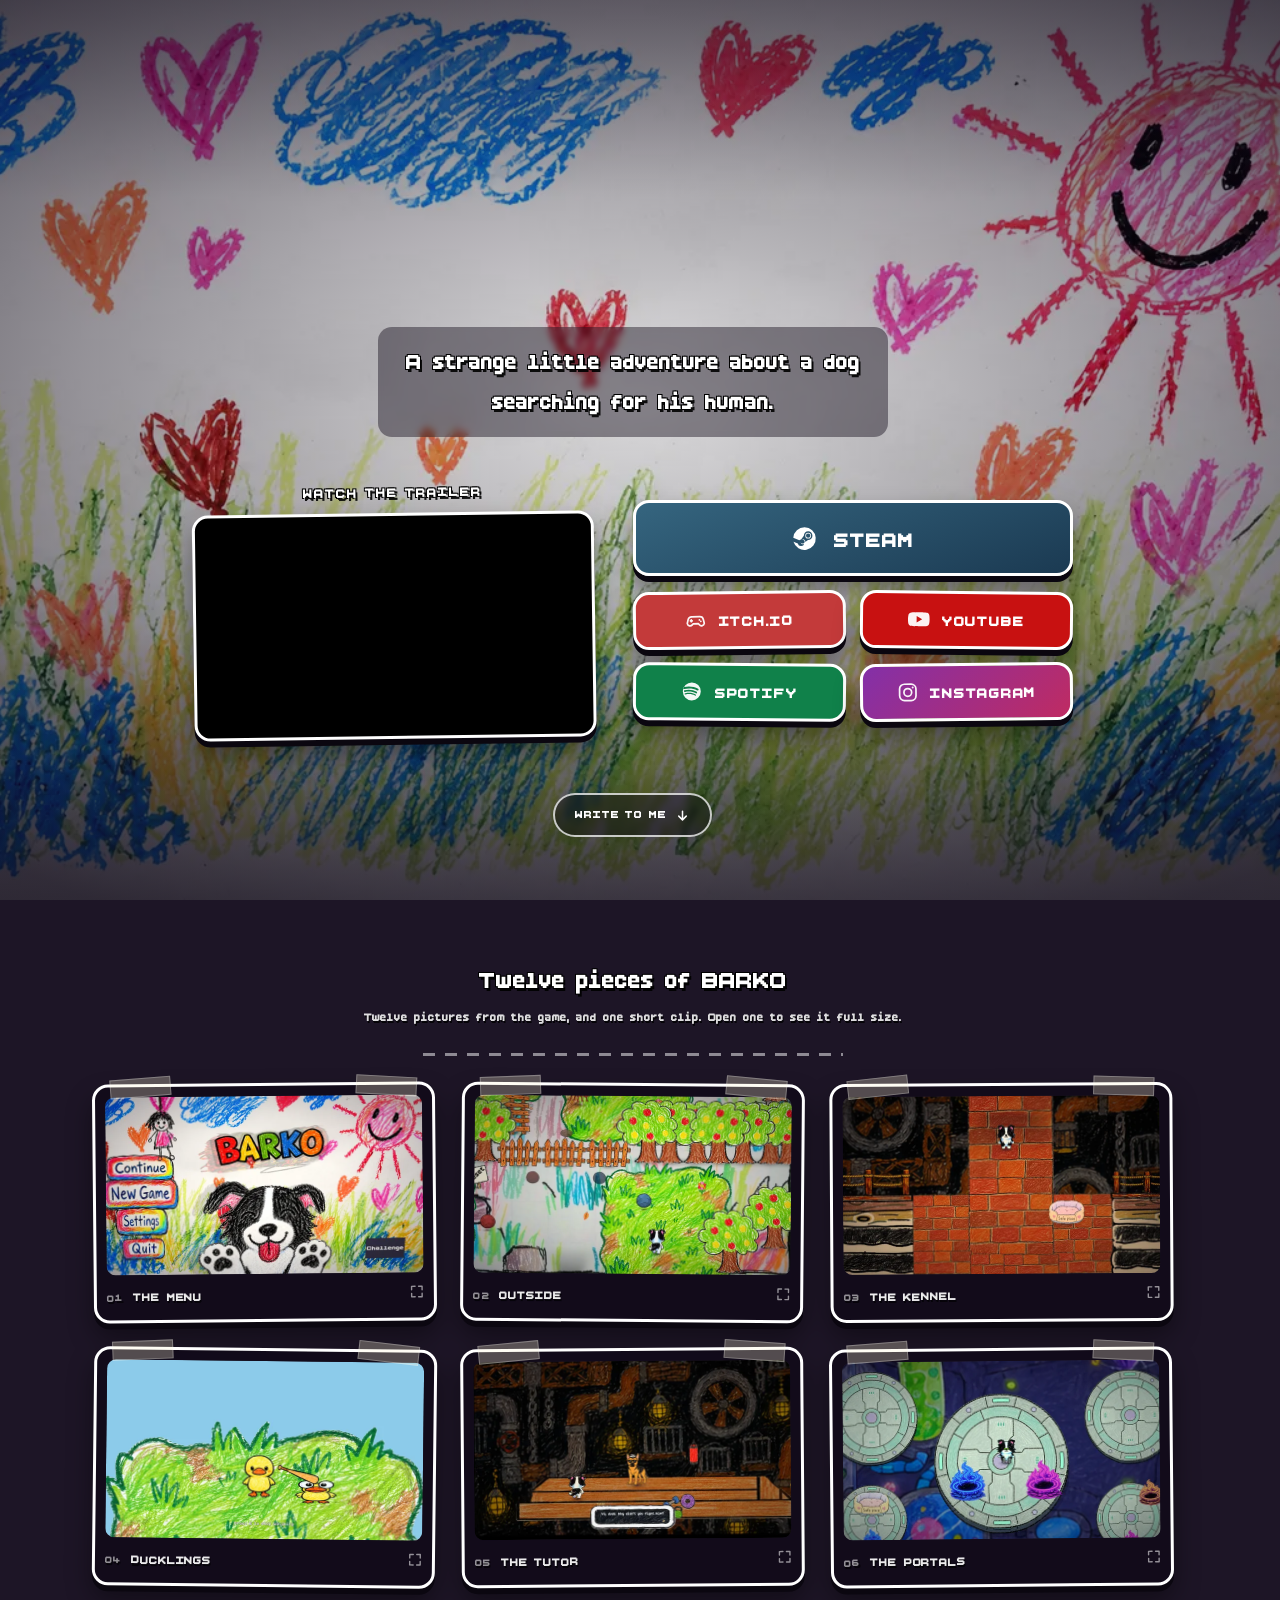
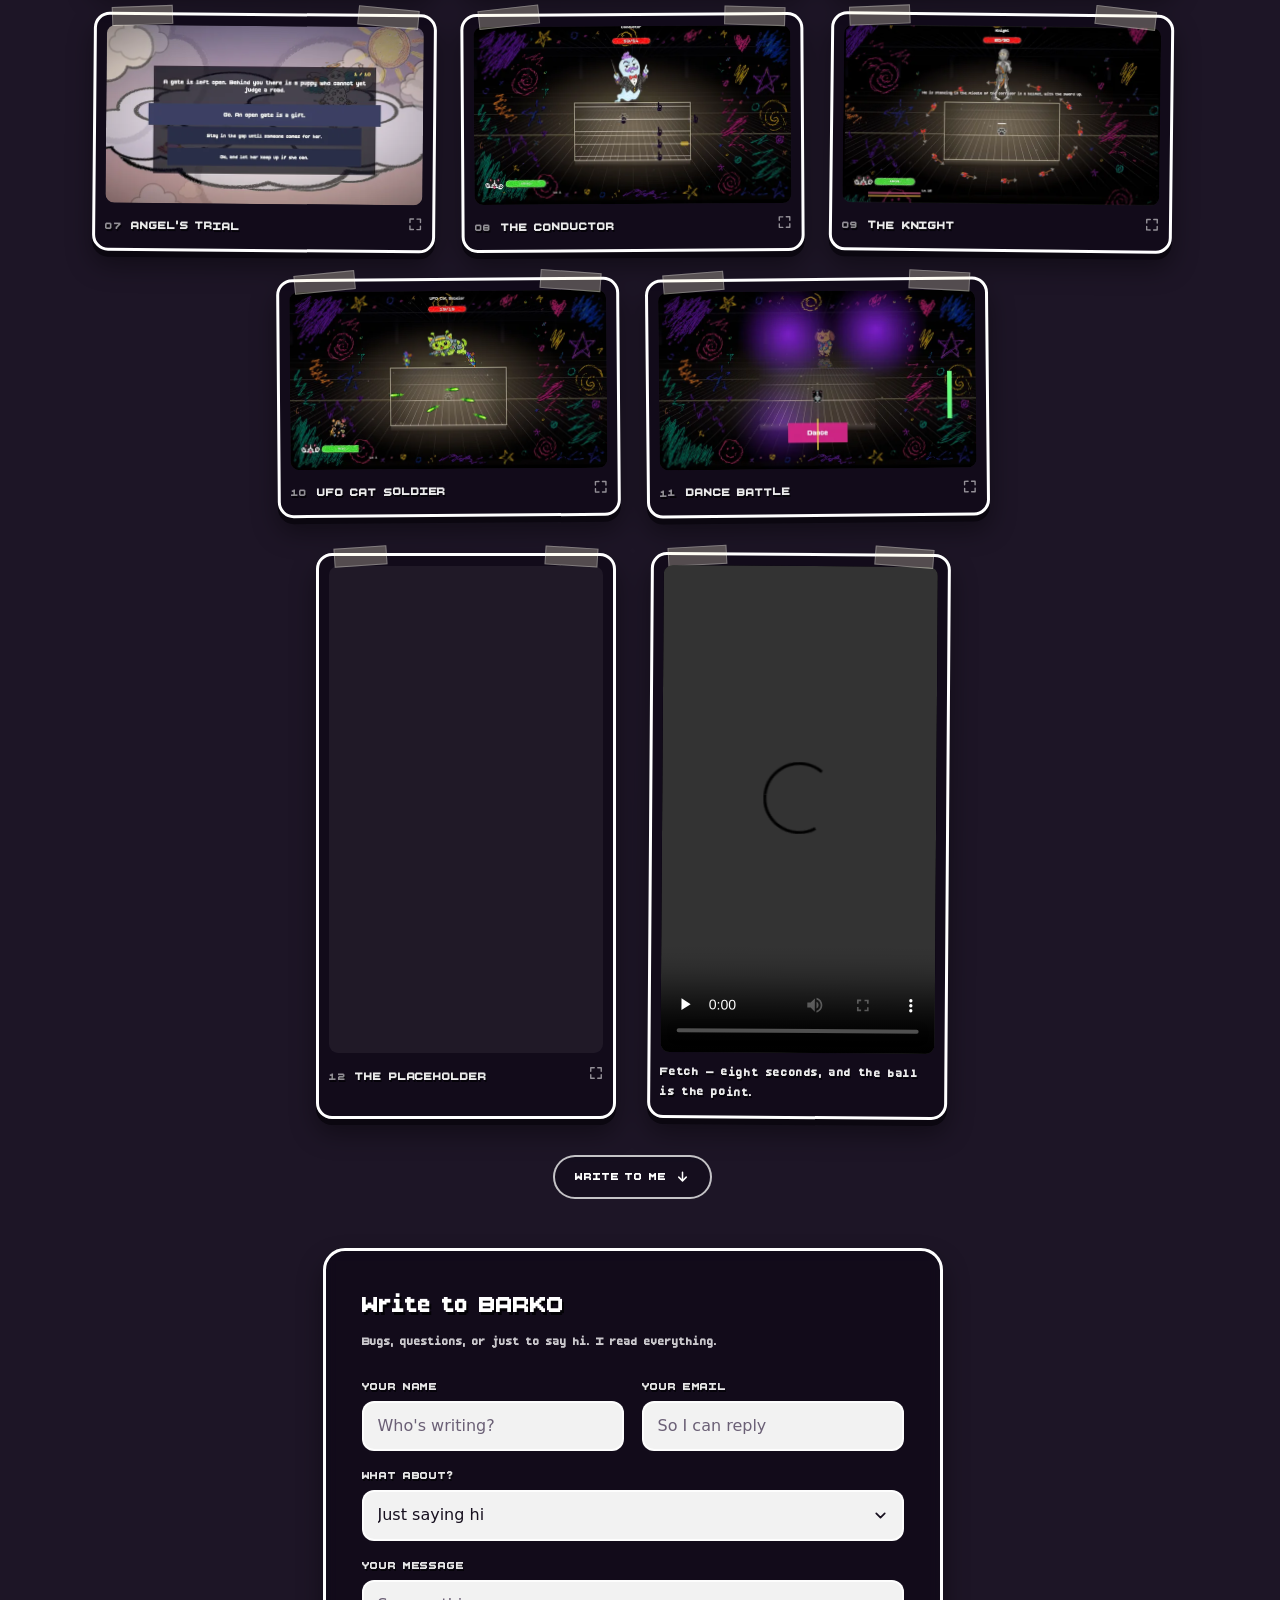
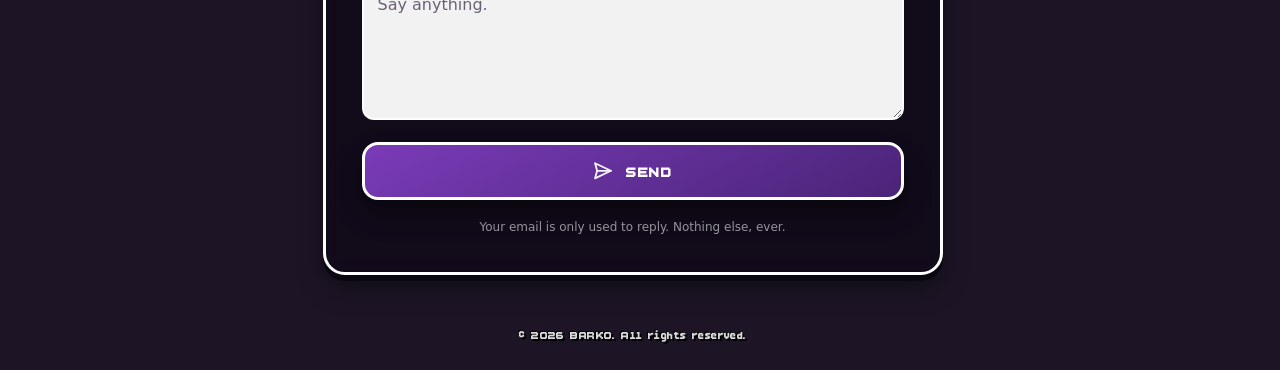
<file: index.html>
<!DOCTYPE html>
<html lang="en">
<head>
    <meta charset="UTF-8">
    <meta name="viewport" content="width=device-width, initial-scale=1.0">

    <!-- Content-Security-Policy: la pagina può caricare risorse solo da
         se stessa e parlare via rete solo con FormSubmit. Niente script
         inline, niente plugin, niente richieste verso altri host.

         Unica eccezione: frame-src per il player del trailer. È il solo
         host esterno ammesso, e solo dentro un <iframe>: non può eseguire
         script né leggere dati in questa pagina.

         media-src 'self' serve alla clip verticale in fondo alla
         galleria: senza, default-src 'none' la bloccherebbe. -->
    <meta http-equiv="Content-Security-Policy" content="
        default-src 'none';
        script-src 'self';
        style-src 'self';
        img-src 'self' data:;
        media-src 'self';
        font-src 'self';
        frame-src https://www.youtube-nocookie.com;
        connect-src https://formsubmit.co;
        form-action https://formsubmit.co;
        base-uri 'none';
        object-src 'none';
        manifest-src 'self';
        upgrade-insecure-requests;
    ">
    <meta name="referrer" content="strict-origin-when-cross-origin">

    <title>BARKO — a strange little adventure about a dog searching for his human</title>

    <meta name="description" content="BARKO is a strange little adventure about a dog searching for his human. Follow the game on Steam, itch.io, YouTube, Spotify and Instagram.">
    <meta name="theme-color" content="#1d1526">
    <link rel="canonical" href="https://barko.io/">

    <!-- Open Graph / social sharing -->
    <meta property="og:type" content="website">
    <meta property="og:site_name" content="BARKO">
    <meta property="og:title" content="BARKO">
    <meta property="og:description" content="A strange little adventure about a dog searching for his human.">
    <meta property="og:url" content="https://barko.io/">
    <meta property="og:image" content="https://barko.io/assets/og-image.jpg">
    <meta property="og:image:width" content="1200">
    <meta property="og:image:height" content="630">
    <meta property="og:image:alt" content="BARKO — a dog drawn in crayon next to the game logo.">
    <meta name="twitter:card" content="summary_large_image">
    <meta name="twitter:title" content="BARKO">
    <meta name="twitter:description" content="A strange little adventure about a dog searching for his human.">
    <meta name="twitter:image" content="https://barko.io/assets/og-image.jpg">

    <!-- Icons -->
    <link rel="icon" href="assets/favicon.ico" sizes="any">
    <link rel="apple-touch-icon" href="assets/apple-touch-icon.png">

    <!-- Priority resources -->
    <link rel="preload" href="assets/fonts/BoldPixels.ttf" as="font" type="font/ttf" crossorigin>
    <link rel="preload" href="assets/title.webp" as="image" type="image/webp" fetchpriority="high">
    <link rel="stylesheet" href="style.css">
</head>

<body>

    <!-- Decorative background layers -->
    <div class="backdrop" aria-hidden="true"></div>

    <main>

    <section class="screen">

    <!-- The human BARKO is looking for -->
    <picture class="human" aria-hidden="true">
        <source srcset="assets/human.webp" type="image/webp">
        <img src="assets/human.png" alt="" width="420" height="1078" loading="lazy" decoding="async">
    </picture>

    <div class="page">

        <section class="hero">

            <h1 class="visually-hidden">BARKO</h1>

            <div class="titlecard">
                <picture class="titlecard__dog">
                    <source srcset="assets/dog.webp" type="image/webp">
                    <img src="assets/dog.png" alt="BARKO, the dog you play as" width="660" height="403" fetchpriority="high" decoding="async">
                </picture>

                <picture class="titlecard__logo">
                    <source srcset="assets/title.webp" type="image/webp">
                    <img src="assets/title.png" alt="BARKO" width="1160" height="492" fetchpriority="high" decoding="async">
                </picture>
            </div>

            <p class="tagline">
                A strange little adventure about a dog<br>
                searching for his human.
            </p>

        </section>

        <nav class="links" aria-label="Official BARKO links">

            <a class="btn btn--primary" href="https://store.steampowered.com/app/5037580/BARKO/" target="_blank" rel="noopener noreferrer">
                <svg class="btn__icon" viewBox="0 0 24 24" fill="currentColor" aria-hidden="true" focusable="false">
                    <path d="M11.98 2A10.02 10.02 0 0 0 2 11.19l5.36 2.21a2.83 2.83 0 0 1 1.6-.49l2.39-3.46v-.05a3.78 3.78 0 1 1 3.78 3.78h-.09l-3.41 2.43v.2a2.84 2.84 0 0 1-5.61.6l-3.83-1.59A10.02 10.02 0 1 0 11.98 2Zm-4.6 13.17 1.23.51a2.15 2.15 0 1 0 1.2-2.9l1.27.53a1.58 1.58 0 1 1-1.22 2.92l-2.48-1.06Zm7.75-8.24a2.52 2.52 0 1 0 0 5.04 2.52 2.52 0 0 0 0-5.04Zm0 .63a1.89 1.89 0 1 1 0 3.78 1.89 1.89 0 0 1 0-3.78Z"/>
                </svg>
                <span class="btn__label">Steam</span>
            </a>

            <div class="links__grid">

                <a class="btn btn--itch" href="https://fed511.itch.io/barko" target="_blank" rel="noopener noreferrer">
                    <svg class="btn__icon" viewBox="0 0 24 24" fill="none" stroke="currentColor" stroke-width="1.9" stroke-linecap="round" stroke-linejoin="round" aria-hidden="true" focusable="false">
                        <path d="M7.5 8h9a4 4 0 0 1 3.9 3.1l1 4.3A3.1 3.1 0 0 1 15.9 17l-1-1.2h-5.8L8 17a3.1 3.1 0 0 1-5.5-1.6l1-4.3A4 4 0 0 1 7.5 8Z"/>
                        <path d="M7 11.5v2M6 12.5h2"/>
                        <path d="M16 11.6h.01M17.6 13.2h.01"/>
                    </svg>
                    <span class="btn__label">itch.io</span>
                </a>

                <a class="btn btn--youtube" href="https://www.youtube.com/watch?v=PpvR8DuKXig" target="_blank" rel="noopener noreferrer">
                    <svg class="btn__icon" viewBox="0 0 24 24" fill="currentColor" aria-hidden="true" focusable="false">
                        <path d="M23.5 6.9a3.02 3.02 0 0 0-2.12-2.14C19.5 4.25 12 4.25 12 4.25s-7.5 0-9.38.51A3.02 3.02 0 0 0 .5 6.9C0 8.79 0 12 0 12s0 3.21.5 5.1a3.02 3.02 0 0 0 2.12 2.14c1.88.51 9.38.51 9.38.51s7.5 0 9.38-.51a3.02 3.02 0 0 0 2.12-2.14C24 15.21 24 12 24 12s0-3.21-.5-5.1ZM9.6 15.6V8.4l6.2 3.6-6.2 3.6Z"/>
                    </svg>
                    <span class="btn__label">YouTube</span>
                </a>

                <a class="btn btn--spotify" href="https://open.spotify.com/album/6RstlXvkO9bTbAyyeOYnUD" target="_blank" rel="noopener noreferrer">
                    <svg class="btn__icon" viewBox="0 0 24 24" fill="currentColor" aria-hidden="true" focusable="false">
                        <path d="M12 2a10 10 0 1 0 0 20 10 10 0 0 0 0-20Zm4.59 14.43a.75.75 0 0 1-1.03.25c-2.82-1.72-6.36-2.11-10.54-1.16a.75.75 0 1 1-.33-1.46c4.56-1.04 8.48-.59 11.64 1.34.35.22.47.68.26 1.03Zm1.22-2.72a.94.94 0 0 1-1.29.31c-3.23-1.98-8.15-2.56-11.96-1.4a.94.94 0 1 1-.55-1.79c4.36-1.32 9.78-.68 13.49 1.6.44.27.58.85.31 1.28Zm.11-2.84C14.05 8.57 7.6 8.36 3.9 9.49a1.12 1.12 0 1 1-.65-2.15C7.5 6.05 14.62 6.3 18.98 8.89a1.12 1.12 0 1 1-1.15 1.93l.09.05Z"/>
                    </svg>
                    <span class="btn__label">Spotify</span>
                </a>

                <a class="btn btn--instagram" href="https://www.instagram.com/feddd511/" target="_blank" rel="noopener noreferrer">
                    <svg class="btn__icon" viewBox="0 0 24 24" fill="none" stroke="currentColor" stroke-width="1.9" aria-hidden="true" focusable="false">
                        <rect x="2.9" y="2.9" width="18.2" height="18.2" rx="5.4"/>
                        <circle cx="12" cy="12" r="4.3"/>
                        <circle cx="17.5" cy="6.5" r="1.1" fill="currentColor" stroke="none"/>
                    </svg>
                    <span class="btn__label">Instagram</span>
                </a>

            </div>

        </nav>

        <!-- Il trailer. Sta dopo i pulsanti nel documento perché su
             schermo stretto scorre lì sotto, ma da 1360px in su lo
             stile lo sposta nel margine sinistro: chi legge con la
             tastiera lo incontra comunque dopo Steam, che resta la
             destinazione principale. -->
        <section class="trailer" aria-labelledby="trailer-title">

            <h2 class="trailer__title" id="trailer-title">Watch the trailer</h2>

            <iframe class="trailer__frame"
                    src="https://www.youtube-nocookie.com/embed/fAtbQNhNuKs?rel=0"
                    title="BARKO — trailer"
                    width="560" height="315"
                    referrerpolicy="strict-origin-when-cross-origin"
                    allow="accelerometer; encrypted-media; gyroscope; picture-in-picture; web-share; fullscreen"
                    allowfullscreen></iframe>

        </section>

        <a class="scroll-cue" href="#contact">
            <span>Write to me</span>
            <svg viewBox="0 0 24 24" fill="none" stroke="currentColor" stroke-width="2.4" stroke-linecap="round" stroke-linejoin="round" aria-hidden="true" focusable="false">
                <path d="M12 5v13M6 13l6 6 6-6"/>
            </svg>
        </a>

    </div>

    </section>


    <!-- =====================================================
         GALLERIA
         Undici schermate 16:9, piu' due pezzi verticali sotto. Ogni riquadro e' soltanto un
         link all'immagine grande: senza JavaScript funziona
         lo stesso, il browser la apre in una scheda nuova.
         Con JavaScript app.js costruisce un <dialog> nativo
         e mostra la stessa immagine qui dentro.

         La griglia e' a flex e non a colonne rigide: l'ultima
         riga incompleta si centra da sola, quindi il numero di
         schermate non e' piu' un vincolo da ricordare quando se
         ne aggiunge o se ne toglie una.
         ===================================================== -->

    <section class="shots" id="shots" aria-labelledby="shots-title">

        <div class="shots__head">
            <h2 class="shots__title" id="shots-title">Twelve pieces of BARKO</h2>
            <p class="shots__hint">Twelve pictures from the game, and one short clip. Open one to see it full size.</p>
        </div>

        <ul class="shots__grid" id="shots-grid" role="list">

            <li class="shots__cell">
                <a class="shot" href="assets/shots/01-menu-1280.jpg" target="_blank" rel="noopener"
                   data-cap="The menu — Continue, New Game, Settings, Quit. Four ways into the same walk.">
                    <picture>
                        <source type="image/webp"
                                srcset="assets/shots/01-menu-640.webp 640w, assets/shots/01-menu-1280.webp 1280w, assets/shots/01-menu-1920.webp 1920w"
                                sizes="(min-width: 1600px) 372px, (min-width: 901px) 320px, (min-width: 621px) 44vw, calc(100vw - 58px)">
                        <img class="shot__img" src="assets/shots/01-menu-640.jpg"
                             srcset="assets/shots/01-menu-640.jpg 640w, assets/shots/01-menu-1280.jpg 1280w"
                             sizes="(min-width: 1600px) 372px, (min-width: 901px) 320px, (min-width: 621px) 44vw, calc(100vw - 58px)"
                             width="1920" height="1080" loading="lazy" decoding="async"
                             alt="The BARKO title screen, drawn in crayon on white paper: the logo in fat coloured letters, a black and white dog with its paws up, a grinning red sun, a girl in a pink dress at the top left, and the menu down the side — Continue, New Game, Settings, Quit.">
                    </picture>
                    <span class="shot__cap">
                        <span class="shot__no" aria-hidden="true">01</span>
                        <span class="shot__name">The menu</span>
                        <span class="visually-hidden">— open full size, picture 1 of 12</span>
                    </span>
                </a>
            </li>

            <li class="shots__cell">
                <a class="shot" href="assets/shots/02-crayon-world-1280.jpg" target="_blank" rel="noopener"
                   data-cap="Outside — a fence, some apple trees, and a smell worth following.">
                    <picture>
                        <source type="image/webp"
                                srcset="assets/shots/02-crayon-world-640.webp 640w, assets/shots/02-crayon-world-1280.webp 1280w, assets/shots/02-crayon-world-1920.webp 1920w"
                                sizes="(min-width: 1600px) 372px, (min-width: 901px) 320px, (min-width: 621px) 44vw, calc(100vw - 58px)">
                        <img class="shot__img" src="assets/shots/02-crayon-world-640.jpg"
                             srcset="assets/shots/02-crayon-world-640.jpg 640w, assets/shots/02-crayon-world-1280.jpg 1280w"
                             sizes="(min-width: 1600px) 372px, (min-width: 901px) 320px, (min-width: 621px) 44vw, calc(100vw - 58px)"
                             width="1920" height="1080" loading="lazy" decoding="async"
                             alt="An outdoor level drawn entirely in crayon: a wooden picket fence, rows of apple trees heavy with red and yellow apples, thick scribbled bushes, and the dog standing small in the green.">
                    </picture>
                    <span class="shot__cap">
                        <span class="shot__no" aria-hidden="true">02</span>
                        <span class="shot__name">Outside</span>
                        <span class="visually-hidden">— open full size, picture 2 of 12</span>
                    </span>
                </a>
            </li>

            <li class="shots__cell">
                <a class="shot" href="assets/shots/03-kennel-1280.jpg" target="_blank" rel="noopener"
                   data-cap="The kennel — red bricks, an old dog bed, and a sign that says Safe place.">
                    <picture>
                        <source type="image/webp"
                                srcset="assets/shots/03-kennel-640.webp 640w, assets/shots/03-kennel-1280.webp 1280w, assets/shots/03-kennel-1920.webp 1920w"
                                sizes="(min-width: 1600px) 372px, (min-width: 901px) 320px, (min-width: 621px) 44vw, calc(100vw - 58px)">
                        <img class="shot__img" src="assets/shots/03-kennel-640.jpg"
                             srcset="assets/shots/03-kennel-640.jpg 640w, assets/shots/03-kennel-1280.jpg 1280w"
                             sizes="(min-width: 1600px) 372px, (min-width: 901px) 320px, (min-width: 621px) 44vw, calc(100vw - 58px)"
                             width="1920" height="1080" loading="lazy" decoding="async"
                             alt="Red brick platforms stacked in a dark industrial room full of pipes and machinery. The dog stands on a high ledge; below on the right sits a pink dog bed with a label reading Safe place.">
                    </picture>
                    <span class="shot__cap">
                        <span class="shot__no" aria-hidden="true">03</span>
                        <span class="shot__name">The kennel</span>
                        <span class="visually-hidden">— open full size, picture 3 of 12</span>
                    </span>
                </a>
            </li>

            <li class="shots__cell">
                <a class="shot" href="assets/shots/04-ducklings-1280.jpg" target="_blank" rel="noopener"
                   data-cap="Ducklings — nothing happens here. Press E when you can bear to leave.">
                    <picture>
                        <source type="image/webp"
                                srcset="assets/shots/04-ducklings-640.webp 640w, assets/shots/04-ducklings-1280.webp 1280w, assets/shots/04-ducklings-1920.webp 1920w"
                                sizes="(min-width: 1600px) 372px, (min-width: 901px) 320px, (min-width: 621px) 44vw, calc(100vw - 58px)">
                        <img class="shot__img" src="assets/shots/04-ducklings-640.jpg"
                             srcset="assets/shots/04-ducklings-640.jpg 640w, assets/shots/04-ducklings-1280.jpg 1280w"
                             sizes="(min-width: 1600px) 372px, (min-width: 901px) 320px, (min-width: 621px) 44vw, calc(100vw - 58px)"
                             width="1920" height="1080" loading="lazy" decoding="async"
                             alt="Two crayon ducklings standing on a mound of green grass under a flat blue sky. One is a plain yellow duckling; the other has enormous googly eyes and a long beak. A small prompt at the bottom reads Press E to stop watching.">
                    </picture>
                    <span class="shot__cap">
                        <span class="shot__no" aria-hidden="true">04</span>
                        <span class="shot__name">Ducklings</span>
                        <span class="visually-hidden">— open full size, picture 4 of 12</span>
                    </span>
                </a>
            </li>

            <li class="shots__cell">
                <a class="shot" href="assets/shots/05-tutor-1280.jpg" target="_blank" rel="noopener"
                   data-cap="The Tutor — a german shepherd in sunglasses, asking why you didn't fight.">
                    <picture>
                        <source type="image/webp"
                                srcset="assets/shots/05-tutor-640.webp 640w, assets/shots/05-tutor-1280.webp 1280w, assets/shots/05-tutor-1920.webp 1920w"
                                sizes="(min-width: 1600px) 372px, (min-width: 901px) 320px, (min-width: 621px) 44vw, calc(100vw - 58px)">
                        <img class="shot__img" src="assets/shots/05-tutor-640.jpg"
                             srcset="assets/shots/05-tutor-640.jpg 640w, assets/shots/05-tutor-1280.jpg 1280w"
                             sizes="(min-width: 1600px) 372px, (min-width: 901px) 320px, (min-width: 621px) 44vw, calc(100vw - 58px)"
                             width="1920" height="1080" loading="lazy" decoding="async"
                             alt="A dark boiler room of pipes, chains, hanging lamps and a punchbag. A german shepherd in sunglasses and a cap stands on a wooden platform facing the dog, with a dialogue box open below reading: Yo, dude. Why didn't you fight him?">
                    </picture>
                    <span class="shot__cap">
                        <span class="shot__no" aria-hidden="true">05</span>
                        <span class="shot__name">The Tutor</span>
                        <span class="visually-hidden">— open full size, picture 5 of 12</span>
                    </span>
                </a>
            </li>

            <li class="shots__cell">
                <a class="shot" href="assets/shots/06-portals-1280.jpg" target="_blank" rel="noopener"
                   data-cap="The portals — blue goes somewhere. Pink goes somewhere else.">
                    <picture>
                        <source type="image/webp"
                                srcset="assets/shots/06-portals-640.webp 640w, assets/shots/06-portals-1280.webp 1280w, assets/shots/06-portals-1920.webp 1920w"
                                sizes="(min-width: 1600px) 372px, (min-width: 901px) 320px, (min-width: 621px) 44vw, calc(100vw - 58px)">
                        <img class="shot__img" src="assets/shots/06-portals-640.jpg"
                             srcset="assets/shots/06-portals-640.jpg 640w, assets/shots/06-portals-1280.jpg 1280w"
                             sizes="(min-width: 1600px) 372px, (min-width: 901px) 320px, (min-width: 621px) 44vw, calc(100vw - 58px)"
                             width="1920" height="1080" loading="lazy" decoding="async"
                             alt="Round pale sci-fi platforms floating over a dark blue starry background. The dog stands in the middle of the largest one, between a blue flame portal and a pink flame portal; a Safe place dog bed sits on a platform below.">
                    </picture>
                    <span class="shot__cap">
                        <span class="shot__no" aria-hidden="true">06</span>
                        <span class="shot__name">The portals</span>
                        <span class="visually-hidden">— open full size, picture 6 of 12</span>
                    </span>
                </a>
            </li>

            <li class="shots__cell">
                <a class="shot" href="assets/shots/07-angel-quiz-951.jpg" target="_blank" rel="noopener"
                   data-cap="Angel's trial — ten questions, and no way to punch your way out.">
                    <picture>
                        <source type="image/webp"
                                srcset="assets/shots/07-angel-quiz-640.webp 640w, assets/shots/07-angel-quiz-951.webp 951w"
                                sizes="(min-width: 1600px) 372px, (min-width: 901px) 320px, (min-width: 621px) 44vw, calc(100vw - 58px)">
                        <img class="shot__img" src="assets/shots/07-angel-quiz-640.jpg"
                             srcset="assets/shots/07-angel-quiz-640.jpg 640w, assets/shots/07-angel-quiz-951.jpg 951w"
                             sizes="(min-width: 1600px) 372px, (min-width: 901px) 320px, (min-width: 621px) 44vw, calc(100vw - 58px)"
                             width="951" height="535" loading="lazy" decoding="async"
                             alt="A written trial over a purple cloudscape. The question reads: a gate is left open, behind you there is a puppy who cannot yet judge a road. Three answers wait below it, and the winged angel keeps score in the top right corner, one of ten.">
                    </picture>
                    <span class="shot__cap">
                        <span class="shot__no" aria-hidden="true">07</span>
                        <span class="shot__name">Angel's trial</span>
                        <span class="visually-hidden">— open full size, picture 7 of 12</span>
                    </span>
                </a>
            </li>

            <li class="shots__cell">
                <a class="shot" href="assets/shots/08-conductor-1280.jpg" target="_blank" rel="noopener"
                   data-cap="The Conductor — a ghost with a baton, and a stave full of trouble.">
                    <picture>
                        <source type="image/webp"
                                srcset="assets/shots/08-conductor-640.webp 640w, assets/shots/08-conductor-1280.webp 1280w, assets/shots/08-conductor-1920.webp 1920w"
                                sizes="(min-width: 1600px) 372px, (min-width: 901px) 320px, (min-width: 621px) 44vw, calc(100vw - 58px)">
                        <img class="shot__img" src="assets/shots/08-conductor-640.jpg"
                             srcset="assets/shots/08-conductor-640.jpg 640w, assets/shots/08-conductor-1280.jpg 1280w"
                             sizes="(min-width: 1600px) 372px, (min-width: 901px) 320px, (min-width: 621px) 44vw, calc(100vw - 58px)"
                             width="1920" height="1080" loading="lazy" decoding="async"
                             alt="Boss fight against the Conductor. A ghost in a purple top hat and bow tie waves two batons above the arena, which is drawn as a five-line musical staff with note-shaped projectiles sliding along it. Health reads 53 of 54.">
                    </picture>
                    <span class="shot__cap">
                        <span class="shot__no" aria-hidden="true">08</span>
                        <span class="shot__name">The Conductor</span>
                        <span class="visually-hidden">— open full size, picture 8 of 12</span>
                    </span>
                </a>
            </li>

            <li class="shots__cell">
                <a class="shot" href="assets/shots/09-knight-1280.jpg" target="_blank" rel="noopener"
                   data-cap="The Knight — arrows from every side, and nowhere that isn't somewhere.">
                    <picture>
                        <source type="image/webp"
                                srcset="assets/shots/09-knight-640.webp 640w, assets/shots/09-knight-1280.webp 1280w, assets/shots/09-knight-1920.webp 1920w"
                                sizes="(min-width: 1600px) 372px, (min-width: 901px) 320px, (min-width: 621px) 44vw, calc(100vw - 58px)">
                        <img class="shot__img" src="assets/shots/09-knight-640.jpg"
                             srcset="assets/shots/09-knight-640.jpg 640w, assets/shots/09-knight-1280.jpg 1280w"
                             sizes="(min-width: 1600px) 372px, (min-width: 901px) 320px, (min-width: 621px) 44vw, calc(100vw - 58px)"
                             width="1920" height="1080" loading="lazy" decoding="async"
                             alt="A boss fight against a knight in white armour standing over the arena with the sword up, while crayon arrows fly in from every direction across the dark neon floor.">
                    </picture>
                    <span class="shot__cap">
                        <span class="shot__no" aria-hidden="true">09</span>
                        <span class="shot__name">The Knight</span>
                        <span class="visually-hidden">— open full size, picture 9 of 12</span>
                    </span>
                </a>
            </li>

            <li class="shots__cell">
                <a class="shot" href="assets/shots/10-ufo-cat-1280.jpg" target="_blank" rel="noopener"
                   data-cap="UFO Cat Soldier — a green cat with two guns. Nobody explains it.">
                    <picture>
                        <source type="image/webp"
                                srcset="assets/shots/10-ufo-cat-640.webp 640w, assets/shots/10-ufo-cat-1280.webp 1280w, assets/shots/10-ufo-cat-1920.webp 1920w"
                                sizes="(min-width: 1600px) 372px, (min-width: 901px) 320px, (min-width: 621px) 44vw, calc(100vw - 58px)">
                        <img class="shot__img" src="assets/shots/10-ufo-cat-640.jpg"
                             srcset="assets/shots/10-ufo-cat-640.jpg 640w, assets/shots/10-ufo-cat-1280.jpg 1280w"
                             sizes="(min-width: 1600px) 372px, (min-width: 901px) 320px, (min-width: 621px) 44vw, calc(100vw - 58px)"
                             width="1920" height="1080" loading="lazy" decoding="async"
                             alt="Boss fight against the UFO Cat Soldier. A green alien cat in a space helmet holds a gun in each paw and fires bright green bullets across the arena. Health reads 19 of 19.">
                    </picture>
                    <span class="shot__cap">
                        <span class="shot__no" aria-hidden="true">10</span>
                        <span class="shot__name">UFO Cat Soldier</span>
                        <span class="visually-hidden">— open full size, picture 10 of 12</span>
                    </span>
                </a>
            </li>

            <li class="shots__cell">
                <a class="shot" href="assets/shots/11-dance-1280.jpg" target="_blank" rel="noopener"
                   data-cap="Dance battle — hit the bar on the beat. The floor is watching.">
                    <picture>
                        <source type="image/webp"
                                srcset="assets/shots/11-dance-640.webp 640w, assets/shots/11-dance-1280.webp 1280w, assets/shots/11-dance-1920.webp 1920w"
                                sizes="(min-width: 1600px) 372px, (min-width: 901px) 320px, (min-width: 621px) 44vw, calc(100vw - 58px)">
                        <img class="shot__img" src="assets/shots/11-dance-640.jpg"
                             srcset="assets/shots/11-dance-640.jpg 640w, assets/shots/11-dance-1280.jpg 1280w"
                             sizes="(min-width: 1600px) 372px, (min-width: 901px) 320px, (min-width: 621px) 44vw, calc(100vw - 58px)"
                             width="1920" height="1080" loading="lazy" decoding="async"
                             alt="A dance battle on a glowing purple floor. A big dog in a patterned shirt stands under a spotlight facing BARKO, with a pink timing bar labelled Dance and a moving marker at the bottom of the screen and a green meter down the right side.">
                    </picture>
                    <span class="shot__cap">
                        <span class="shot__no" aria-hidden="true">11</span>
                        <span class="shot__name">Dance battle</span>
                        <span class="visually-hidden">— open full size, picture 11 of 12</span>
                    </span>
                </a>
            </li>

        </ul>

        <!-- =====================================================
             IN FORMATO TELEFONO
             Due pezzi girati in verticale: la battaglia col
             Placeholder (1080x1920) e la clip del riporto.
             Stanno fuori dalla griglia di proposito, perche'
             dentro una cella 16:9 se ne vedrebbe un terzo.
             Qui tengono la loro forma e non si taglia niente.
             ===================================================== -->

        <div class="tall">

            <a class="shot shot--tall" href="assets/shots/12-placeholder-1080.jpg" target="_blank" rel="noopener"
               data-cap="The Placeholder — a boss that is a red rectangle. It wobbles. That is the whole animation.">
                <picture>
                    <source type="image/webp"
                            srcset="assets/shots/12-placeholder-540.webp 540w, assets/shots/12-placeholder-1080.webp 1080w"
                            sizes="(min-width: 621px) 274px, calc(100vw - 58px)">
                    <img class="shot__img" src="assets/shots/12-placeholder-540.jpg"
                         srcset="assets/shots/12-placeholder-540.jpg 540w, assets/shots/12-placeholder-1080.jpg 1080w"
                         sizes="(min-width: 621px) 274px, calc(100vw - 58px)"
                         width="1080" height="1920" loading="lazy" decoding="async"
                         alt="The whole vertical screen of a boss fight against a plain red rectangle titled The Placeholder, with a full health bar reading thirty-two of thirty-two above it and the line: it wobbles, that is the whole animation. Below it ten replies wait in two rows — acknowledge it, look closer, file a bug, show off, give it feedback, offer it something, ask about it, look through it, bark, let it go — over a dark grid arena.">
                </picture>
                <span class="shot__cap">
                    <span class="shot__no" aria-hidden="true">12</span>
                    <span class="shot__name">The Placeholder</span>
                    <span class="visually-hidden">— open full size, picture 12 of 12</span>
                </span>
            </a>

            <!-- preload="none": da fermo non scarica un byte, gli
                 8,6 MB partono solo se qualcuno preme play. Non c'e'
                 un'immagine di copertina perche' il primo fotogramma
                 del filmato e' quasi nero. -->
            <figure class="clip">
                <video class="clip__video"
                       src="assets/shots/fetch-tennisball.mp4"
                       controls preload="none" playsinline
                       width="1080" height="1920"></video>
                <figcaption class="clip__cap">Fetch — eight seconds, and the ball is the point.</figcaption>
            </figure>

        </div>

        <!-- Chi ha appena scorso dodici schermate su un telefono
             non deve cercare il modulo: glielo diamo qui. Riusa
             .scroll-cue, che e' gia' alto 44px ed e' gia' disegnato. -->
        <a class="scroll-cue shots__cue" href="#contact">
            <span>Write to me</span>
            <svg viewBox="0 0 24 24" fill="none" stroke="currentColor" stroke-width="2.4" stroke-linecap="round" stroke-linejoin="round" aria-hidden="true" focusable="false">
                <path d="M12 5v13M6 13l6 6 6-6"/>
            </svg>
        </a>

    </section>


    <!-- =====================================================
         MESSAGGI
         L'indirizzo di destinazione non compare da nessuna
         parte: FormSubmit lo tiene dietro al codice anonimo
         qui sotto in action="".
         ===================================================== -->

    <section class="contact" id="contact">

        <div class="card">

            <h2 class="card__title">Write to BARKO</h2>
            <p class="card__hint">Bugs, questions, or just to say hi. I read everything.</p>

            <form
                class="form"
                id="contact-form"
                action="https://formsubmit.co/082b51bbd23cfe7b1f72c41df893bd88"
                method="POST"
            >

                <!-- Impostazioni FormSubmit -->
                <input type="hidden" name="_subject" value="New message from barko.io">
                <input type="hidden" name="_template" value="table">
                <input type="hidden" name="_captcha" value="false">
                <input type="hidden" name="_next" value="https://barko.io/thanks.html">

                <!-- Trappola antispam: invisibile agli umani, i bot la compilano -->
                <div class="honeypot" aria-hidden="true">
                    <label for="company">Leave this field empty</label>
                    <input type="text" id="company" name="_honey" tabindex="-1" autocomplete="off">
                </div>

                <div class="form__row">
                    <div class="field">
                        <label for="name">Your name</label>
                        <input type="text" id="name" name="name" required maxlength="80" autocomplete="name" placeholder="Who's writing?">
                    </div>

                    <div class="field">
                        <label for="email">Your email</label>
                        <input type="email" id="email" name="email" required maxlength="120" autocomplete="email" placeholder="So I can reply">
                    </div>
                </div>

                <div class="field">
                    <label for="topic">What about?</label>
                    <select id="topic" name="topic">
                        <option value="Just saying hi">Just saying hi</option>
                        <option value="Bug report">I found a bug</option>
                        <option value="Press / content creator">Press &amp; content creators</option>
                        <option value="Business / collaboration">Business &amp; collaborations</option>
                        <option value="Something else">Something else</option>
                    </select>
                </div>

                <div class="field">
                    <label for="message">Your message</label>
                    <textarea id="message" name="message" rows="5" required maxlength="3000" placeholder="Say anything."></textarea>
                </div>

                <button class="btn btn--send" type="submit">
                    <svg class="btn__icon" viewBox="0 0 24 24" fill="none" stroke="currentColor" stroke-width="2" stroke-linecap="round" stroke-linejoin="round" aria-hidden="true" focusable="false">
                        <path d="M3.4 3.6 21 12 3.4 20.4l2.3-8.4-2.3-8.4Z"/>
                        <path d="M5.7 12H21"/>
                    </svg>
                    <span class="btn__label" data-idle="Send">Send</span>
                </button>

                <p class="form__note">Your email is only used to reply. Nothing else, ever.</p>

                <p class="form__status" id="form-status" role="status" aria-live="polite"></p>

            </form>

        </div>

    </section>

    </main>

    <footer class="footer">
        <p>© 2026 BARKO. All rights reserved.</p>
    </footer>


    <script src="app.js" defer></script>

</body>
</html>
</file>
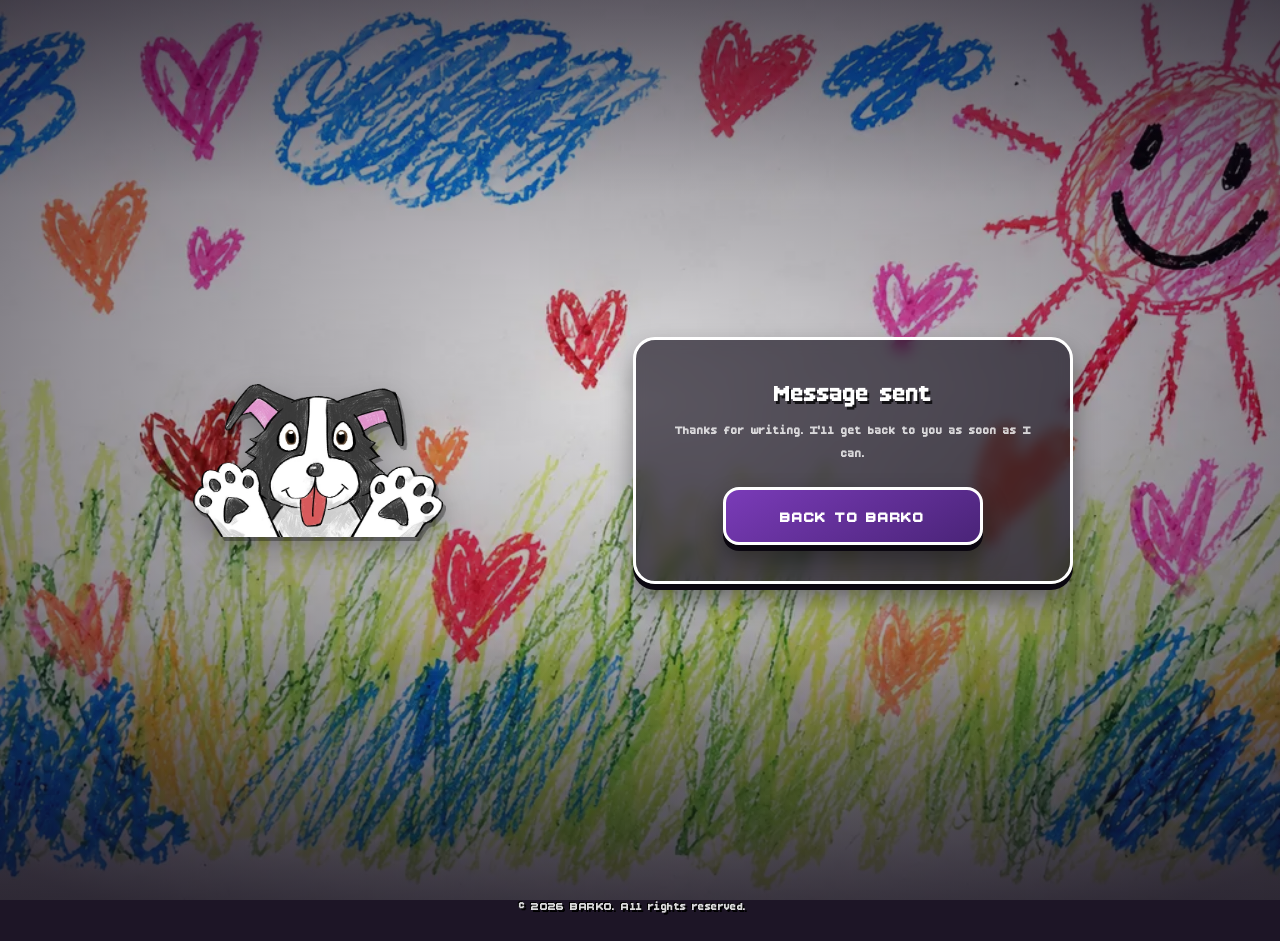
<file: thanks.html>
<!DOCTYPE html>
<html lang="en">
<head>
    <meta charset="UTF-8">
    <meta name="viewport" content="width=device-width, initial-scale=1.0">

    <meta http-equiv="Content-Security-Policy" content="
        default-src 'none';
        style-src 'self';
        img-src 'self' data:;
        font-src 'self';
        base-uri 'none';
        object-src 'none';
        upgrade-insecure-requests;
    ">
    <meta name="referrer" content="strict-origin-when-cross-origin">

    <title>Message sent — BARKO</title>

    <meta name="description" content="Your message to BARKO has been sent.">
    <meta name="robots" content="noindex">
    <meta name="theme-color" content="#1d1526">

    <link rel="icon" href="assets/favicon.ico" sizes="any">
    <link rel="apple-touch-icon" href="assets/apple-touch-icon.png">
    <link rel="stylesheet" href="style.css">
</head>

<body>

    <div class="backdrop" aria-hidden="true"></div>

    <main>

    <section class="screen">

        <div class="page">

            <picture class="titlecard__dog">
                <source srcset="assets/dog.webp" type="image/webp">
                <img src="assets/dog.png" alt="BARKO, the dog" width="480" height="431" decoding="async">
            </picture>

            <div class="card card--center">
                <h1 class="card__title">Message sent</h1>
                <p class="card__hint">Thanks for writing. I'll get back to you as soon as I can.</p>

                <p class="card__actions">
                    <a class="btn btn--send btn--narrow" href="/">
                        <span class="btn__label">Back to BARKO</span>
                    </a>
                </p>
            </div>

        </div>

    </section>

    </main>

    <footer class="footer">
        <p>© 2026 BARKO. All rights reserved.</p>
    </footer>

</body>
</html>
</file>
<file: style.css>
/* =========================================================
   BARKO — style.css
   ========================================================= */

@font-face {
    font-family: "BoldPixels";
    src: url("assets/fonts/BoldPixels.ttf") format("truetype");
    font-weight: normal;
    font-style: normal;
    font-display: swap;
}


/* =========================================================
   TOKEN
   ========================================================= */

:root {
    --ink: #0b0710;
    --paper: #ffffff;

    --steam-a: #35657f;
    --steam-b: #1b3a52;
    --itch: #c33a3a;
    --youtube: #c81111;
    --spotify: #10814a;
    --instagram-a: #8330a8;
    --instagram-b: #bf2b62;

    --border: 3px;
    --radius: 16px;
    --lift: 6px;

    --col: 720px;

    --shadow-hard: 0 var(--lift) 0 var(--ink);
    --shadow-soft: 0 14px 26px rgba(0, 0, 0, 0.4);

    --sticker:
        drop-shadow(3px 4px 0 rgba(0, 0, 0, 0.32))
        drop-shadow(0 10px 14px rgba(0, 0, 0, 0.28));
}


/* =========================================================
   RESET
   ========================================================= */

*,
*::before,
*::after {
    box-sizing: border-box;
    margin: 0;
    padding: 0;
}

html {
    scroll-behavior: smooth;
    scrollbar-gutter: stable;      /* il visore si apre senza far slittare la pagina */
    -webkit-text-size-adjust: 100%;
}

img,
svg {
    display: block;
    max-width: 100%;
}

body {
    position: relative;
    isolation: isolate;

    min-height: 100vh;
    min-height: 100svh;
    padding: 0 clamp(16px, 4vw, 40px) clamp(20px, 3vh, 34px);

    display: flex;
    flex-direction: column;
    align-items: center;

    overflow-x: hidden;

    font-family: "BoldPixels", ui-monospace, "Courier New", monospace;
    color: var(--paper);
    background-color: #1d1526;
}

.visually-hidden {
    position: absolute;
    width: 1px;
    height: 1px;
    overflow: hidden;
    clip-path: inset(50%);
    white-space: nowrap;
}


/* =========================================================
   SFONDO
   Livello dedicato: l'immagine sotto, la vignettatura sopra.
   Serve a far risaltare il testo senza spegnere il disegno.
   ========================================================= */

.backdrop {
    position: fixed;
    inset: 0;
    z-index: -1;

    background-image: url("assets/bg-1280.jpg");
    background-image: image-set(
        url("assets/bg-1280.webp") type("image/webp"),
        url("assets/bg-1280.jpg") type("image/jpeg")
    );
    background-repeat: no-repeat;
    background-position: center;
    background-size: cover;
}

.backdrop::after {
    content: "";

    position: absolute;
    inset: 0;

    background:
        radial-gradient(
            ellipse 80% 65% at 50% 45%,
            rgba(12, 6, 20, 0.10) 0%,
            rgba(12, 6, 20, 0.42) 55%,
            rgba(12, 6, 20, 0.72) 100%
        ),
        linear-gradient(
            to bottom,
            rgba(12, 6, 20, 0.30) 0%,
            rgba(12, 6, 20, 0) 22%,
            rgba(12, 6, 20, 0) 70%,
            rgba(12, 6, 20, 0.45) 100%
        );
}

@media (min-width: 1281px) {
    .backdrop {
        background-image: url("assets/bg-1920.jpg");
        background-image: image-set(
            url("assets/bg-1920.webp") type("image/webp"),
            url("assets/bg-1920.jpg") type("image/jpeg")
        );
    }
}

@media (max-width: 700px) {
    .backdrop {
        background-image: url("assets/bg-800.jpg");
        background-image: image-set(
            url("assets/bg-800.webp") type("image/webp"),
            url("assets/bg-800.jpg") type("image/jpeg")
        );
    }
}


/* =========================================================
   LA BAMBINA
   Sta fuori dalla colonna dei contenuti, dal lato opposto
   al cane: il cane cerca, lei è dall'altra parte della pagina.
   ========================================================= */

.human {
    position: absolute;
    right: clamp(-14px, 1vw, 40px);
    bottom: clamp(6px, 3vh, 40px);
    z-index: 0;

    display: block;

    pointer-events: none;
    user-select: none;

    filter: var(--sticker);
    animation: sway 7s ease-in-out infinite alternate;
}

.human img {
    width: auto;
    height: clamp(150px, 34vh, 320px);
}

@keyframes sway {
    from { transform: translateY(0)    rotate(-1.2deg); }
    to   { transform: translateY(-8px) rotate(1.2deg); }
}


/* =========================================================
   COLONNA DEI CONTENUTI
   ========================================================= */

main {
    width: 100%;
    display: flex;
    flex: 1;
    flex-direction: column;
    align-items: center;
}


/* La prima schermata: occupa esattamente l'altezza della finestra,
   così la pagina si apre sempre sulla stessa inquadratura. */

.screen {
    position: relative;
    z-index: 1;

    width: 100%;
    min-height: 100vh;
    min-height: 100svh;
    padding: clamp(20px, 4vw, 48px) 0 clamp(16px, 3vh, 30px);

    display: flex;
    flex-direction: column;
    align-items: center;
    justify-content: center;
}

.page {
    position: relative;
    z-index: 1;

    width: 100%;
    max-width: var(--col);

    display: flex;
    flex-direction: column;
    align-items: center;
    gap: clamp(26px, 5vh, 46px);
}


/* Invito a scorrere */

.scroll-cue {
    display: inline-flex;
    align-items: center;
    gap: 8px;

    min-height: 44px;              /* area toccabile piena su telefono */
    margin-top: clamp(-6px, 1vh, 10px);
    padding: 10px 20px;

    border: 2px solid rgba(255, 255, 255, 0.75);
    border-radius: 999px;

    color: #ffffff;
    font-size: clamp(12px, 1.1vw, 14px);
    letter-spacing: 0.06em;
    text-transform: uppercase;
    text-decoration: none;

    background-color: rgba(12, 6, 20, 0.4);
    backdrop-filter: blur(3px);
    -webkit-backdrop-filter: blur(3px);

    transition: transform 160ms ease, background-color 160ms ease;
}

.scroll-cue svg {
    width: 15px;
    height: 15px;
    animation: nudge 1.9s ease-in-out infinite;
}

.scroll-cue:hover {
    transform: translateY(3px);
    border-color: #ffffff;
    background-color: rgba(12, 6, 20, 0.72);
}

.scroll-cue:focus-visible {
    outline: 4px solid #ffe14d;
    outline-offset: 4px;
}

@keyframes nudge {
    0%, 60%, 100% { transform: translateY(0); }
    30%           { transform: translateY(4px); }
}


/* =========================================================
   HERO
   ========================================================= */

.hero {
    width: 100%;
    text-align: center;
}

.titlecard {
    display: flex;
    align-items: center;
    justify-content: center;

    gap: clamp(10px, 2.5vw, 26px);
}

.titlecard__dog {
    flex-shrink: 0;
    filter: var(--sticker);
    animation: bob 3.4s ease-in-out infinite alternate;
}

/* Il disegno nuovo del cane e' largo e basso (rapporto 1,64
   contro l'1,11 di prima), quindi alla stessa larghezza si
   leggeva molto piu' piccolo del logo. Allargarlo non costa
   niente in verticale: resta comunque piu' basso del logo, e
   l'altezza del titolo la detta il logo. */

.titlecard__dog img {
    width: clamp(78px, 20vw, 250px);
    height: auto;
}

.titlecard__logo {
    filter:
        drop-shadow(4px 4px 0 rgba(86, 48, 141, 0.85))
        drop-shadow(8px 9px 0 rgba(0, 0, 0, 0.45));
}

.titlecard__logo img {
    width: clamp(190px, 40vw, 500px);
    height: auto;
}

@keyframes bob {
    from { transform: translateY(3px)  rotate(-1deg); }
    to   { transform: translateY(-6px) rotate(1.5deg); }
}


/* Tagline: pannello scuro sfocato, così il testo resta
   leggibile sopra i pastelli senza coprire il disegno. */

.tagline {
    width: fit-content;
    max-width: 100%;
    margin: clamp(20px, 3.5vh, 34px) auto 0;
    padding: clamp(10px, 1.6vh, 16px) clamp(16px, 3vw, 28px);

    border-radius: 14px;

    font-size: clamp(15px, 2.4vw, 28px);
    line-height: 1.45;
    text-wrap: balance;

    background-color: rgba(12, 6, 20, 0.42);
    backdrop-filter: blur(3px);
    -webkit-backdrop-filter: blur(3px);

    text-shadow:
        2px 3px 0 rgba(0, 0, 0, 0.9),
        -1px -1px 0 #000,
        1px -1px 0 #000,
        -1px 1px 0 #000;
}


/* =========================================================
   LINK
   Gerarchia: Steam è la destinazione principale,
   il resto è un blocco secondario a due colonne.
   ========================================================= */

.links {
    width: 100%;
    max-width: 560px;

    display: flex;
    flex-direction: column;
    gap: clamp(10px, 1.6vh, 16px);
}

.links__grid {
    display: grid;
    grid-template-columns: repeat(2, minmax(0, 1fr));
    gap: clamp(10px, 1.6vh, 16px);
}


/* =========================================================
   PULSANTI
   ========================================================= */

.btn {
    position: relative;

    min-height: 58px;
    padding: 14px 18px;

    display: flex;
    align-items: center;
    justify-content: center;
    gap: 12px;

    border: var(--border) solid var(--paper);
    border-radius: var(--radius);

    color: var(--paper);
    text-decoration: none;

    /* <button> non eredita il font: senza questo "Send" esce col font di sistema */
    font: inherit;
    background-color: transparent;
    cursor: pointer;

    box-shadow: var(--shadow-hard), var(--shadow-soft);

    transition:
        transform 160ms ease,
        box-shadow 160ms ease,
        filter 160ms ease;
}

.btn__icon {
    width: 1.35em;
    height: 1.35em;
    flex-shrink: 0;
    opacity: 0.95;
}

.btn__label {
    font-size: clamp(14px, 1.6vw, 19px);
    letter-spacing: 0.04em;
    text-transform: uppercase;
    line-height: 1;
    padding-top: 0.15em; /* compensa la baseline del font pixel */
}

.btn:hover {
    transform: translateY(-4px) rotate(0deg);
    filter: brightness(1.12);
    box-shadow: 0 10px 0 var(--ink), 0 20px 30px rgba(0, 0, 0, 0.48);
}

.btn:active {
    transform: translateY(4px) rotate(0deg);
    box-shadow: 0 2px 0 var(--ink), 0 6px 12px rgba(0, 0, 0, 0.35);
}

.btn:focus-visible {
    outline: 4px solid #ffe14d;
    outline-offset: 5px;
}


/* Il pulsante principale */

.btn--primary {
    min-height: 76px;
    gap: 16px;

    background-image: linear-gradient(160deg, var(--steam-a), var(--steam-b));
}

.btn--primary .btn__icon {
    width: 1.7em;
    height: 1.7em;
    opacity: 1;
}

.btn--primary .btn__label {
    font-size: clamp(19px, 2.4vw, 27px);
}


/* Leggera rotazione "adesivo": ogni pulsante è appiccicato
   storto, come su un quaderno. */

.btn--itch      { background-color: var(--itch);    transform: rotate(-0.7deg); }
.btn--youtube   { background-color: var(--youtube); transform: rotate(0.6deg); }
.btn--spotify   { background-color: var(--spotify); transform: rotate(0.5deg); }
.btn--instagram { transform: rotate(-0.6deg);
    background-image: linear-gradient(135deg, var(--instagram-a), var(--instagram-b));
}


/* =========================================================
   BOX MESSAGGI
   ========================================================= */

.contact {
    position: relative;
    z-index: 1;

    width: 100%;
    padding: clamp(16px, 4vh, 40px) 0 clamp(30px, 6vh, 64px);

    display: flex;
    justify-content: center;
}

.card {
    width: 100%;
    max-width: 620px;
    padding: clamp(20px, 4vw, 36px);

    border: var(--border) solid var(--paper);
    border-radius: 22px;

    background-color: rgba(12, 6, 20, 0.62);
    backdrop-filter: blur(7px);
    -webkit-backdrop-filter: blur(7px);

    box-shadow: var(--shadow-hard), var(--shadow-soft);
}

.card--center {
    text-align: center;
}

.card__actions {
    margin-top: 22px;
}

.btn--narrow {
    max-width: 260px;
    margin-inline: auto;
}

.card__title {
    font-size: clamp(20px, 3vw, 30px);
    font-weight: normal;
    line-height: 1.2;

    text-shadow: 2px 3px 0 rgba(0, 0, 0, 0.75);
}

.card__hint {
    margin-top: 8px;

    font-size: clamp(12px, 1.4vw, 15px);
    line-height: 1.5;
    color: rgba(255, 255, 255, 0.78);
}


/* Campi */

.form {
    margin-top: clamp(18px, 3vh, 26px);

    display: flex;
    flex-direction: column;
    gap: clamp(12px, 2vh, 18px);
}

.form__row {
    display: grid;
    grid-template-columns: repeat(2, minmax(0, 1fr));
    gap: clamp(12px, 2vh, 18px);
}

.field {
    display: flex;
    flex-direction: column;
    gap: 7px;
}

.field label {
    /* minimo 13px: sotto, il font a pixel diventa faticoso su telefono */
    font-size: clamp(13px, 1.2vw, 14px);
    letter-spacing: 0.06em;
    text-transform: uppercase;
    color: rgba(255, 255, 255, 0.9);

    text-shadow: 1px 2px 0 rgba(0, 0, 0, 0.65);
}

.field input,
.field select,
.field textarea {
    width: 100%;
    padding: 12px 14px;

    border: 2px solid rgba(255, 255, 255, 0.85);
    border-radius: 12px;

    /* 16px evita lo zoom automatico di Safari su iPhone */
    font-family: ui-sans-serif, system-ui, "Segoe UI", Arial, sans-serif;
    font-size: 16px;
    line-height: 1.4;
    color: #17101f;

    background-color: rgba(255, 255, 255, 0.95);

    transition: border-color 140ms ease, box-shadow 140ms ease;
}

.field textarea {
    min-height: 118px;
    resize: vertical;
}

.field select {
    appearance: none;
    -webkit-appearance: none;

    padding-right: 40px;

    background-image: url("data:image/svg+xml,%3Csvg xmlns='http://www.w3.org/2000/svg' viewBox='0 0 24 24' fill='none' stroke='%2317101f' stroke-width='2.4' stroke-linecap='round' stroke-linejoin='round'%3E%3Cpath d='m6 9 6 6 6-6'/%3E%3C/svg%3E");
    background-repeat: no-repeat;
    background-position: right 13px center;
    background-size: 17px;
}

.field input::placeholder,
.field textarea::placeholder {
    color: #6b6076;
}

.field input:focus,
.field select:focus,
.field textarea:focus {
    outline: none;
    border-color: #ffe14d;
    box-shadow: 0 0 0 4px rgba(255, 225, 77, 0.45);
}

.field input:focus-visible,
.field select:focus-visible,
.field textarea:focus-visible {
    outline: 3px solid #ffe14d;
    outline-offset: 2px;
}


/* Trappola antispam */

.honeypot {
    position: absolute;
    width: 1px;
    height: 1px;
    overflow: hidden;
    clip-path: inset(50%);
    white-space: nowrap;
}


/* Pulsante di invio */

.btn--send {
    margin-top: 4px;
    background-image: linear-gradient(150deg, #7a3bb8, #4a2478);
}

.btn--send[disabled] {
    cursor: progress;
    filter: saturate(0.55);
    transform: none;
}


.form__note {
    font-family: ui-sans-serif, system-ui, "Segoe UI", Arial, sans-serif;
    font-size: 12px;
    line-height: 1.5;
    text-align: center;
    color: rgba(255, 255, 255, 0.6);
}

.form__status {
    margin-top: -4px;

    font-size: clamp(12px, 1.3vw, 14px);
    line-height: 1.5;
    text-align: center;
}

.form__status:empty {
    display: none;
}

.form__status.is-ok {
    color: #8ff0ae;
    text-shadow: 1px 2px 0 rgba(0, 0, 0, 0.7);
}

.form__status.is-error {
    color: #ffc9c9;
    text-shadow: 1px 2px 0 rgba(0, 0, 0, 0.7);
}


/* =========================================================
   FOOTER
   ========================================================= */

.footer {
    position: relative;
    z-index: 1;

    width: 100%;
    text-align: center;
}

.footer p {
    font-size: clamp(12px, 1.1vw, 14px);
    letter-spacing: 0.03em;
    color: rgba(255, 255, 255, 0.85);

    text-shadow: 2px 2px 0 #000, -1px -1px 0 #000;
}


/* =========================================================
   SCHERMI STRETTI
   ========================================================= */

@media (max-width: 620px) {
    body {
        /* Niente margine sopra: la prima sezione chiede gia'
           100svh e ha la sua imbottitura, quindi ogni pixel
           aggiunto qui la fa sforare della stessa misura e
           spinge l'invito a scorrere sotto il bordo. */
        padding-top: 0;
        padding-bottom: 26px;
        gap: 22px;
    }

    .human {
        right: 2px;
    }

    .human img {
        height: clamp(120px, 22vh, 190px);
        opacity: 0.92;
    }

    .btn {
        min-height: 52px;
        padding: 12px 10px;
        gap: 9px;
    }

    .btn--primary {
        min-height: 66px;
    }

    .btn__label {
        font-size: 14px;
    }

    .btn--primary .btn__label {
        font-size: 19px;
    }

    .tagline {
        font-size: 15px;
    }

    /* Un campo per riga: due colonne su telefono sono strette */
    .form__row {
        grid-template-columns: 1fr;
    }

    /* La bambina resta dietro al contenuto, non davanti ai pulsanti */
    .human {
        bottom: 0;
    }
}


/* Telefoni molto stretti: restiamo su due colonne — impilare i cinque
   pulsanti spingerebbe l'invito a scorrere sotto il bordo dello schermo. */

@media (max-width: 349px) {
    .btn {
        padding: 12px 6px;
        gap: 7px;
    }

    .btn__label {
        font-size: 12px;
        letter-spacing: 0.02em;
    }

    .btn__icon {
        width: 1.2em;
        height: 1.2em;
    }

    .links,
    .links__grid {
        gap: 9px;
    }

    .human img {
        height: 105px;
    }
}


/* Schermi molto grandi: la composizione respira di più.

   La soglia di altezza e' 1150px e non 900: da quando il
   trailer sta nella prima schermata, le misure maggiorate non
   ci stanno piu' nemmeno in 1080px di altezza — cioe' sullo
   schermo piu' diffuso che esista — e l'invito a scorrere
   finiva sotto il bordo. Sotto questa soglia valgono le
   misure normali, che ci stanno. */

@media (min-width: 1600px) and (min-height: 1150px) {
    .titlecard__dog img  { width: 290px; }
    .titlecard__logo img { width: 580px; }
    .tagline             { font-size: 31px; }
    .links               { max-width: 620px; }
    .human img           { height: min(38vh, 380px); }
}


/* Schermi bassi e larghi (es. laptop 1280×720) */

@media (max-height: 780px) and (min-width: 621px) {
    .titlecard__dog img { width: clamp(70px, 15vw, 190px); }
    .titlecard__logo img { width: clamp(180px, 30vw, 380px); }
    .btn--primary { min-height: 64px; }
    .btn { min-height: 50px; }
}


/* =========================================================
   TELEFONO IN ORIZZONTALE
   Poca altezza e molta larghezza: la prima schermata passa
   su due colonne invece di allungarsi e finire tagliata.
   Va dopo il blocco qui sopra: quello copre anche i telefoni
   in orizzontale, quindi queste misure devono vincere.
   ========================================================= */

@media (max-height: 560px) and (min-width: 620px) and (orientation: landscape) {

    .page {
        max-width: 980px;

        display: grid;
        grid-template-columns: minmax(0, 1fr) minmax(0, 360px);
        align-items: center;
        gap: clamp(20px, 3vw, 44px) clamp(18px, 3vw, 40px);
    }

    .hero        { grid-column: 1; }
    .links       { grid-column: 2; max-width: none; }
    .scroll-cue  { grid-column: 1 / -1; justify-self: center; }

    .titlecard__dog img  { width: clamp(58px, 11vw, 145px); }
    .titlecard__logo img { width: clamp(150px, 24vw, 290px); }

    .tagline {
        margin-top: 14px;
        padding: 8px 14px;
        font-size: clamp(12px, 1.6vw, 16px);
    }

    .btn          { min-height: 44px; }
    .btn--primary { min-height: 54px; }
    .btn--primary .btn__label { font-size: 18px; }

    /* Non c'è spazio laterale: la bambina resta fuori */
    .human { display: none; }

    .contact { padding-top: 34px; }
}



/* =========================================================
   ACCESSIBILITÀ
   ========================================================= */

@media (prefers-reduced-motion: reduce) {
    html {
        scroll-behavior: auto;
    }

    *,
    *::before,
    *::after {
        animation: none !important;
        transition: none !important;
    }
}

@media (prefers-contrast: more) {
    .backdrop::after {
        background: rgba(12, 6, 20, 0.72);
    }

    .tagline {
        background-color: rgba(12, 6, 20, 0.8);
    }
}


/* =========================================================
   GALLERIA
   Una griglia e basta. Le schermate sono già piene di
   colore: il contenitore deve solo tenerle ferme, con lo
   stesso bordo bianco, lo stesso raggio e la stessa ombra
   dura dei pulsanti. Ogni riquadro è un link vero.

   Va in fondo al file di proposito, ma non dipende
   dall'ordine: nessun selettore qui sotto tocca .btn o
   qualunque altra classe già esistente, quindi i blocchi
   @media più in alto (620px, 349px, orizzontale, 1600px)
   non possono raggiungerlo né essere raggiunti.
   ========================================================= */

:root {
    /* Sta accanto a --col: la colonna di testo è 720px, ma
       tre 16:9 per riga hanno bisogno di più larghezza. */
    --col-wide: 1080px;
}

.shots {
    position: relative;
    z-index: 1;

    width: 100%;
    max-width: var(--col-wide);
    margin-inline: auto;
    padding: clamp(30px, 7vh, 72px) 0 clamp(6px, 1.5vh, 18px);

    scroll-margin-top: 16px;
}


/* Intestazione. Non riusa .card__title / .card__hint: sono
   del riquadro dei messaggi e accoppiarli farebbe cambiare
   due cose insieme. Qui il testo sta direttamente sopra i
   pastelli, quindi porta il contorno nero della tagline. */

.shots__head {
    margin-bottom: clamp(18px, 3vh, 30px);
    text-align: center;
}

.shots__title {
    font-size: clamp(20px, 3vw, 30px);
    font-weight: normal;
    line-height: 1.2;
    text-wrap: balance;

    text-shadow:
        2px 3px 0 rgba(0, 0, 0, 0.9),
        -1px -1px 0 #000,
        1px -1px 0 #000,
        -1px 1px 0 #000;
}

.shots__hint {
    margin-top: 8px;

    font-size: clamp(12px, 1.4vw, 15px);
    line-height: 1.5;
    color: rgba(255, 255, 255, 0.86);

    text-shadow: 1px 2px 0 rgba(0, 0, 0, 0.8);
}

/* Lo spago tratteggiato a cui sono appesi i disegni. */
.shots__head::after {
    content: "";

    display: block;
    width: min(100%, 420px);
    height: 3px;
    margin: clamp(16px, 2.6vh, 26px) auto 0;

    background-image: repeating-linear-gradient(
        to right,
        rgba(255, 255, 255, 0.5) 0 12px,
        rgba(255, 255, 255, 0) 12px 22px
    );
}


/* La griglia. Tre colonne, e la prima schermata prende la
   riga intera: restano dodici riquadri, che si dividono
   esatti in 4x3, 6x2 o 12x1. Nessuna riga monca, mai. */

.shots__grid {
    /* Il passo sta in una variabile perche' la larghezza delle
       schede si calcola da lui: cambiarlo in un @media basta,
       le schede seguono da sole. */
    --gap: clamp(14px, 2.2vw, 26px);

    display: flex;
    flex-wrap: wrap;
    justify-content: center;
    gap: var(--gap);

    list-style: none;
}

/* Flex e non Grid: con una griglia rigida l'ultima riga incompleta
   lascia un buco a destra, e il numero di schermate cambia ogni
   volta che ne aggiungi o togli una. Cosi' l'ultima riga si centra
   da sola e il conto non e' piu' un vincolo da ricordare. */

.shots__cell {
    flex: 0 1 calc((100% - 2 * var(--gap)) / 3);
    min-width: 0;
}

/* role="list" nell'HTML serve perché Safari toglie la
   semantica di elenco quando list-style è none. */

/* "1 / -1" e non "span 2": su una colonna sola vale una
   colonna sola, quindi non può generare una seconda
   colonna implicita e far scorrere la pagina di lato.
   È la trappola classica delle griglie con celle larghe. */
.shots__cell--lead {
    flex-basis: 100%;
}


/* =========================================================
   IL RIQUADRO
   ========================================================= */

.shot {
    position: relative;

    display: flex;
    flex-direction: column;
    gap: 10px;
    height: 100%;
    padding: 10px 10px 12px;

    border: var(--border) solid var(--paper);
    border-radius: var(--radius);

    color: var(--paper);
    text-decoration: none;

    /* Niente backdrop-filter: tredici sfocature si sentono
       su un telefono, e qui sopra c'è comunque un'immagine
       che copre tutto il pannello. */
    background-color: rgba(12, 6, 20, 0.62);

    box-shadow: var(--shadow-hard), var(--shadow-soft);

    /* La rotazione passa da una variabile: così :hover può
       sovrascrivere transform per specificità e non per
       ordine nel file. */
    transform: rotate(var(--tilt, 0deg));

    transition:
        transform 160ms ease,
        box-shadow 160ms ease,
        filter 160ms ease;
}

/* Appiccicati storti, come i pulsanti. Il passo è 5 e non
   3 o 4: così la stessa inclinazione non finisce mai
   incolonnata su una griglia a 3 o a 2 colonne. */
.shots__grid > li:nth-child(5n + 1) .shot { --tilt: -0.55deg; --tape-a: -4deg;   --tape-b: 3.5deg; }
.shots__grid > li:nth-child(5n + 2) .shot { --tilt:  0.5deg;  --tape-a: -2.5deg; --tape-b: 5deg; }
.shots__grid > li:nth-child(5n + 3) .shot { --tilt: -0.35deg; --tape-a: -6deg;   --tape-b: 2deg; }
.shots__grid > li:nth-child(5n + 4) .shot { --tilt:  0.65deg; --tape-a: -3deg;   --tape-b: 6deg; }
.shots__grid > li:nth-child(5n + 5) .shot { --tilt: -0.45deg; --tape-a: -5deg;   --tape-b: 4.5deg; }

.shot__img {
    width: 100%;
    height: auto;

    /* Rapporto dichiarato anche qui: il posto è occupato
       prima che arrivi un solo byte, e resta occupato anche
       se l'immagine non arriva affatto. */
    aspect-ratio: 16 / 9;
    object-fit: cover;

    border-radius: 9px;
    background-color: rgba(255, 255, 255, 0.06);
}


/* Didascalia: numero, nome, e il segno "si ingrandisce".
   Sta sotto l'immagine, mai sopra: il disegno non si copre.
   Mai sotto i 13px, come dice la nota ai campi del modulo.
   Il giallo #ffe14d resta riservato al fuoco, quindi il
   numero è bianco smorzato e non giallo. */

.shot__cap {
    display: flex;
    align-items: baseline;
    gap: 9px;

    font-size: clamp(13px, 1.2vw, 15px);
    letter-spacing: 0.06em;
    text-transform: uppercase;
    line-height: 1.25;
    padding-top: 0.15em;           /* compensa la baseline del font pixel */

    color: rgba(255, 255, 255, 0.92);
    text-shadow: 1px 2px 0 rgba(0, 0, 0, 0.65);
}

.shot__no {
    flex-shrink: 0;
    font-size: 0.86em;
    letter-spacing: 0.12em;
    color: rgba(255, 255, 255, 0.55);
}

.shot__name {
    min-width: 0;
}

/* Il segno "ingrandisci". Resta sempre visibile: su un
   telefono non c'è hover, e senza questo segno nessuno
   capisce che il riquadro si apre.
   Immagine data: — consentita da img-src 'self' data:,
   come la freccia del menu a tendina più in alto. */
.shot__cap::after {
    content: "";

    flex-shrink: 0;
    width: 14px;
    height: 14px;
    margin-left: auto;
    opacity: 0.55;

    background-image: url("data:image/svg+xml,%3Csvg xmlns='http://www.w3.org/2000/svg' viewBox='0 0 24 24' fill='none' stroke='%23ffffff' stroke-width='2.4' stroke-linecap='round' stroke-linejoin='round'%3E%3Cpath d='M9 3H3v6M15 21h6v-6M21 9V3h-6M3 15v6h6'/%3E%3C/svg%3E");
    background-repeat: no-repeat;
    background-size: 14px;

    transition: opacity 160ms ease;
}

.shot:hover .shot__cap::after,
.shot:focus-visible .shot__cap::after {
    opacity: 1;
}

/* Dove non c'è un cursore il segno è l'unica indicazione */
@media (hover: none) {
    .shot__cap::after { opacity: 0.9; }
}


/* Nastro adesivo: due strisce chiare che escono dal bordo
   di sopra. L'angolo cambia riquadro per riquadro, così
   tredici pezzi di scotch non sembrano un timbro ripetuto. */

.shot::before,
.shot::after {
    content: "";

    position: absolute;
    top: -9px;

    width: clamp(44px, 18%, 78px);
    height: 19px;

    border: 1px solid rgba(255, 255, 255, 0.26);
    background-color: rgba(255, 246, 214, 0.28);

    pointer-events: none;
}

.shot::before { left: 15px;  transform: rotate(var(--tape-a, -4deg)); }
.shot::after  { right: 15px; transform: rotate(var(--tape-b, 3.5deg)); }


/* Al passaggio il riquadro si raddrizza e si solleva,
   esattamente come .btn. Vince su .shot per specificità
   (0,2,0 contro 0,1,0), non per posizione nel file. */

.shot:hover,
.shot:focus-visible {
    transform: translateY(-4px) rotate(0deg);
    filter: brightness(1.06);
    box-shadow: 0 10px 0 var(--ink), 0 20px 30px rgba(0, 0, 0, 0.48);
}

.shot:active {
    transform: translateY(3px) rotate(0deg);
    box-shadow: 0 2px 0 var(--ink), 0 6px 12px rgba(0, 0, 0, 0.35);
}

.shot:focus-visible {
    outline: 4px solid #ffe14d;
    outline-offset: 5px;
}


/* =========================================================
   IN FORMATO TELEFONO
   Il Placeholder e la clip sono girati in verticale. Stanno
   affiancati sotto la griglia e tengono il loro rapporto:
   dentro una cella 16:9 se ne vedrebbe un terzo.
   ========================================================= */

.tall {
    /* Il conto delle colonne di auto-fit usa il MASSIMO del
       binario: con minmax(260px, 300px) servivano 2x300 piu' il
       passo, cioe' 614,7px, e a 667px di finestra ne restano 614.
       Per un pixel andava a capo. Con 1fr il conto usa il minimo,
       e il tetto di 640px sul contenitore impedisce alle due
       schede di allontanarsi su uno schermo largo. */
    display: grid;
    grid-template-columns: repeat(auto-fit, minmax(240px, 1fr));
    justify-items: center;
    align-items: start;
    gap: clamp(14px, 2.2vw, 26px);

    max-width: 640px;
    margin: clamp(22px, 4vh, 38px) auto 0;
}

.shot--tall {
    width: min(300px, 100%);
}

/* 9/16 esatto come la sorgente, quindi "cover" non taglia nulla */
.shot--tall .shot__img {
    aspect-ratio: 9 / 16;
}


/* =========================================================
   LA CLIP
   Girata in verticale col telefono (1080x1920). Sta fuori
   dalla griglia e tiene la sua forma: dentro una cella 16:9
   se ne vedrebbe un terzo. Stessa carta, stesso bordo e
   stesso scotch dei riquadri, cosi' non sembra un corpo
   estraneo caduto in fondo alla pagina.
   ========================================================= */

.clip {
    position: relative;

    width: min(300px, 100%);
    margin: 0;
    padding: 10px 10px 12px;

    display: flex;
    flex-direction: column;
    gap: 10px;

    border: var(--border) solid var(--paper);
    border-radius: var(--radius);

    background-color: rgba(12, 6, 20, 0.62);
    box-shadow: var(--shadow-hard), var(--shadow-soft);

    transform: rotate(0.4deg);
}

/* Lo stesso scotch dei riquadri, con un angolo suo */
.clip::before,
.clip::after {
    content: "";

    position: absolute;
    top: -9px;

    width: clamp(44px, 20%, 70px);
    height: 19px;

    border: 1px solid rgba(255, 255, 255, 0.26);
    background-color: rgba(255, 246, 214, 0.28);

    pointer-events: none;
}

.clip::before { left: 14px;  transform: rotate(-3.5deg); }
.clip::after  { right: 14px; transform: rotate(4deg); }

.clip__video {
    display: block;
    width: 100%;
    height: auto;

    /* Il rapporto e' dichiarato qui: il posto e' occupato
       prima che arrivi l'intestazione del file. */
    aspect-ratio: 9 / 16;

    border-radius: 9px;
    background-color: rgba(0, 0, 0, 0.55);
}

.clip__cap {
    font-size: clamp(13px, 1.2vw, 15px);
    letter-spacing: 0.04em;
    line-height: 1.35;

    color: rgba(255, 255, 255, 0.92);
    text-shadow: 1px 2px 0 rgba(0, 0, 0, 0.65);
}

@media (prefers-contrast: more) {
    .clip     { background-color: rgba(12, 6, 20, 0.88); }
    .clip__cap { color: #ffffff; }
    .clip::before,
    .clip::after { display: none; }
}


/* L'invito a scrivere in fondo alla galleria: dopo tredici
   schermate su un telefono il modulo è lontano. */

.shots__cue {
    display: flex;
    width: fit-content;
    margin: clamp(22px, 4vh, 40px) auto 0;
}


/* =========================================================
   VISORE A SCHERMO INTERO
   <dialog> nativo, costruito da app.js. Esc, clic sullo
   sfondo, inertizzazione del resto della pagina, gabbia
   del Tab e ritorno del fuoco li fa il browser: qui c'è
   solo il vestito.
   Il pannello è trasparente e grande quanto la finestra;
   il bordo bianco sta sull'immagine, dov'è il disegno.
   ========================================================= */

/* Perché .viewer[open] e non .viewer: un foglio d'autore batte
   sempre quello del browser, quindi impostare "display" su
   .viewer terrebbe il <dialog> visibile anche da chiuso, a
   copertura della pagina. Legandolo a [open] resta valida la
   regola nativa dialog:not([open]) { display: none }. */

.viewer[open] {
    position: fixed;
    inset: 0;
    margin: 0;

    width: auto;
    height: auto;
    max-width: none;
    max-height: none;

    padding:
        clamp(8px, 1.6vh, 18px)
        clamp(8px, 2vw, 22px)
        clamp(10px, 2vh, 20px);

    border: 0;
    color: var(--paper);
    background-color: transparent;

    display: grid;
    grid-template-rows: auto minmax(0, 1fr) auto;
    gap: clamp(6px, 1.2vh, 14px);

    overscroll-behavior: contain;
}

.viewer::backdrop {
    background-color: rgba(6, 3, 12, 0.9);
}


/* Riga alta: contatore a sinistra, chiusura a destra */

.viewer__top {
    display: flex;
    align-items: center;
    justify-content: space-between;
    gap: 10px;

    min-height: 44px;
}

.viewer__count {
    padding: 6px 14px 5px;

    border-radius: 999px;

    font-size: clamp(12px, 1.2vw, 15px);
    letter-spacing: 0.08em;
    line-height: 1;
    color: rgba(255, 255, 255, 0.9);

    background-color: rgba(12, 6, 20, 0.6);
    text-shadow: 2px 2px 0 rgba(0, 0, 0, 0.8);
}


/* Riga centrale: freccia, immagine, freccia.
   La catena di altezze definite arriva fino all'<img>,
   altrimenti max-height: 100% non si risolve. */

.viewer__body {
    display: grid;
    grid-template-columns: auto minmax(0, 1fr) auto;
    align-items: center;
    gap: clamp(6px, 1.4vw, 16px);

    min-height: 0;
}

/* Flex e non grid, di proposito: con una griglia la riga
   automatica cresce fino al contenuto, e allora il
   max-height: 100% dell'immagine si misura sull'altezza gia'
   cresciuta e non vincola piu' niente. Con un contenitore
   flex di altezza definita la percentuale si risolve sul
   valore giusto, e un'immagine verticale resta dentro la
   finestra invece di sfondarla. */

.viewer__stage,
.viewer__stage picture {
    display: flex;
    align-items: center;
    justify-content: center;

    width: 100%;
    height: 100%;
    min-width: 0;
    min-height: 0;
}

.viewer__stage img {
    width: auto;
    height: auto;
    max-width: 100%;
    max-height: 100%;

    /* Nessun aspect-ratio imposto: il rapporto arriva dagli
       attributi width/height dell'immagine clonata. Imporre 16:9
       qui schiaccerebbe il Placeholder, che e' verticale. */

    border: var(--border) solid var(--paper);
    border-radius: var(--radius);

    /* Colore di posa: il riquadro bianco c'è già mentre
       l'immagine grande sta arrivando. Fermo, non pulsante:
       un'animazione qui sarebbe solo una cosa in più da
       spegnere a chi ha chiesto meno movimento. */
    background-color: rgba(12, 6, 20, 0.72);
    box-shadow: var(--shadow-soft);
}


/* Didascalia sotto */

.viewer__cap {
    min-height: 1.4em;

    font-size: clamp(13px, 1.5vw, 17px);
    line-height: 1.4;
    text-align: center;
    text-wrap: balance;

    text-shadow: 2px 2px 0 rgba(0, 0, 0, 0.85);
}


/* Comandi: mai sotto i 44px, nemmeno in orizzontale */

.viewer__btn {
    display: flex;
    align-items: center;
    justify-content: center;
    flex: none;

    width: 44px;
    height: 44px;
    padding: 0;

    border: 2px solid rgba(255, 255, 255, 0.8);
    border-radius: 999px;

    font: inherit;
    color: var(--paper);
    background-color: rgba(12, 6, 20, 0.6);
    cursor: pointer;

    transition:
        transform 160ms ease,
        background-color 160ms ease,
        border-color 160ms ease;
}

.viewer__btn svg {
    width: 22px;
    height: 22px;
}

.viewer__btn:hover {
    transform: scale(1.08);
    border-color: #ffffff;
    background-color: rgba(12, 6, 20, 0.85);
}

.viewer__btn:active {
    transform: scale(0.94);
}

.viewer__btn:focus-visible {
    outline: 4px solid #ffe14d;
    outline-offset: 4px;
}

@media (min-width: 620px) {
    .viewer__btn--prev,
    .viewer__btn--next {
        width: 56px;
        height: 56px;
    }

    .viewer__btn--prev svg,
    .viewer__btn--next svg {
        width: 28px;
        height: 28px;
    }
}


/* Mentre il visore è aperto la pagina dietro sta ferma.
   Se hai aggiunto scrollbar-gutter: stable alla regola
   html in cima al file, chiudendo non slitta niente di
   lato. Se preferisci non toccare quella regola, togli
   anche questa: un <dialog> modale blocca già lo
   scorrimento da solo sui browser attuali. */

body:has(.viewer[open]) {
    overflow: hidden;
}


/* =========================================================
   SCHERMI STRETTI
   ========================================================= */

/* Due colonne: sotto i 900px tre schermate per riga
   diventano francobolli. La prima resta a riga intera. */

@media (max-width: 900px) {
    .shots__cell {
        flex-basis: calc((100% - var(--gap)) / 2);
    }
}


/* Una colonna. Non serve azzerare .shots__cell--lead:
   "1 / -1" su una colonna sola è già una colonna sola. */

@media (max-width: 620px) {
    .shots {
        padding-top: clamp(26px, 5vh, 44px);
    }

    .shots__grid {
        /* 20px e non 14: sotto, lo scotch di un riquadro
           finisce addosso a quello di sopra. */
        --gap: 20px;
    }

    .shots__cell {
        flex-basis: 100%;
    }
}


/* Telefoni molto stretti */

@media (max-width: 349px) {
    .shots__grid {
        --gap: 18px;
    }

    .shot {
        padding: 7px 7px 9px;
        gap: 8px;
    }

    .shot__cap {
        font-size: 13px;
        letter-spacing: 0.02em;
        gap: 7px;
    }

    .shot::before,
    .shot::after {
        width: 40px;
        height: 16px;
        top: -8px;
    }
}


/* Schermi molto grandi: la galleria respira come il resto */

@media (min-width: 1600px) and (min-height: 900px) {
    .shots {
        max-width: 1240px;
    }
}


/* Telefono in orizzontale — griglia.
   Stesse condizioni del blocco della prima schermata più
   in alto, così le due cose si comportano allo stesso modo. */

@media (max-height: 560px) and (min-width: 620px) and (orientation: landscape) {
    .shots {
        padding-top: clamp(20px, 8vh, 40px);
    }

    .shots__grid {
        --gap: 14px;
    }

    .shot {
        padding: 8px 8px 10px;
        gap: 8px;
    }

    .shot__cap {
        font-size: 13px;
    }
}


/* Telefono in orizzontale — visore.
   Qui, di proposito, NON c'è la clausola min-width del
   blocco qui sopra: quando l'altezza è poca il visore
   serve compatto a qualunque larghezza. I comandi passano
   sopra all'immagine invece di rubarle righe. */

@media (max-height: 560px) and (orientation: landscape) {
    .viewer[open] {
        display: block;
        padding: 0;
    }

    .viewer__top {
        position: absolute;
        top: 8px;
        right: 10px;
        left: 10px;
        z-index: 2;
    }

    .viewer__body {
        height: 100%;
        padding: 8px;
    }

    .viewer__cap {
        position: absolute;
        right: 68px;
        bottom: 5px;
        left: 68px;
        z-index: 2;

        font-size: 12px;
    }
}


/* =========================================================
   ACCESSIBILITÀ — GALLERIA

   Nota per il futuro: il blocco prefers-reduced-motion in
   cima al file mette scroll-behavior: auto su html soltanto.
   Se un giorno qui dentro comparisse un contenitore che
   scorre per conto suo, quel contenitore continuerebbe a
   scorrere in modo morbido a chi ha chiesto di no, e gli
   andrebbe messo scroll-behavior: auto a mano.
   Oggi non ce n'è nessuno, e niente qui si anima.
   ========================================================= */

@media (prefers-contrast: more) {
    .shot {
        background-color: rgba(12, 6, 20, 0.88);
    }

    .shot__cap {
        color: #ffffff;
    }

    .shot__no {
        color: rgba(255, 255, 255, 0.8);
    }

    .shots__hint {
        color: #ffffff;
    }

    .shots__head::after {
        background-image: repeating-linear-gradient(
            to right,
            rgba(255, 255, 255, 0.85) 0 12px,
            rgba(255, 255, 255, 0) 12px 22px
        );
    }

    /* Lo scotch è decorazione: a contrasto alto sparisce */
    .shot::before,
    .shot::after {
        display: none;
    }

    .viewer::backdrop {
        background-color: rgba(6, 3, 11, 0.98);
    }

    .viewer__btn,
    .viewer__count {
        border-color: #ffffff;
        background-color: rgba(6, 3, 11, 0.92);
    }
}


/* =========================================================
   TRAILER
   Il player della prima schermata. Come la galleria, sta in
   fondo al file e non tocca nessun selettore già esistente:
   i blocchi @media più in alto (620px, 349px, orizzontale,
   1600px) non lo raggiungono né vengono raggiunti.

   Due sistemazioni, non due elementi:
   - schermo stretto: rientra nella colonna, sotto ai
     pulsanti, e la prima schermata si allunga di conseguenza;
   - da 1140px in su la colonna si divide in due: il trailer
     a sinistra, i pulsanti a destra. Affiancarli invece di
     impilarli è ciò che tiene la prima schermata alta esatta-
     mente quanto la finestra, com'era prima del trailer.
   ========================================================= */

.trailer {
    width: 100%;
    max-width: 560px;

    /* Come i pulsanti: appiccicato storto sul quaderno. */
    transform: rotate(-0.8deg);
}

.trailer__title {
    margin-bottom: 10px;

    font-size: clamp(14px, 1.4vw, 17px);
    font-weight: normal;
    letter-spacing: 0.06em;
    line-height: 1.25;
    text-transform: uppercase;
    text-align: center;

    /* Il contorno pieno, come il titolo della galleria. La sola
       ombra in basso a destra qui non basta: la scritta è bianca
       e sotto ci sono i pastelli chiari, quindi delle lettere
       resterebbe visibile soltanto l'ombra. */
    text-shadow:
        2px 3px 0 rgba(0, 0, 0, 0.9),
        -1px -1px 0 #000,
        1px -1px 0 #000,
        -1px 1px 0 #000;
}

.trailer__frame {
    display: block;
    width: 100%;
    height: auto;
    aspect-ratio: 16 / 9;

    border: var(--border) solid var(--paper);
    border-radius: var(--radius);

    /* Il player arriva con qualche istante di ritardo: il nero
       tiene il posto senza far lampeggiare lo sfondo. */
    background-color: #000;

    box-shadow: var(--shadow-hard), var(--shadow-soft);
}


/* Prima schermata su due colonne.

   La soglia è 1140px e non meno: sotto, la colonna di destra
   arriverebbe addosso alla bambina, che sta appoggiata al
   bordo. Il limite d'altezza tiene questo blocco fuori dai
   piedi del @media del telefono in orizzontale (max-height
   560px), che sistema .page a modo suo più in alto nel file:
   i due intervalli si toccano senza sovrapporsi. */

@media (min-width: 1140px) and (min-height: 561px) {
    .page {
        /* La colonna si allarga con la finestra per recuperare
           il margine sinistro vuoto, ma non oltre il punto in
           cui il bordo destro raggiungerebbe la bambina: da lì
           in poi resta ferma e il di più torna a essere aria.
           Il 400px è la sua larghezza più il suo scostamento
           dal bordo, arrotondati in eccesso. */
        max-width: min(1400px, calc(100vw - 400px));

        display: grid;
        grid-template-columns: minmax(0, 1fr) minmax(0, min(560px, 50%));
        align-items: center;
        column-gap: clamp(20px, 3vw, 40px);
    }

    /* Riga esplicita su ognuno. Nel documento i pulsanti
       vengono prima del trailer, e senza queste righe la
       collocazione automatica li manderebbe su due file
       diverse invece di affiancarli.

       Il titolo resta di tutta la larghezza: è l'insegna
       della pagina, non una delle due colonne. */
    .hero       { grid-column: 1 / -1; grid-row: 1; }
    .links      { grid-column: 2; grid-row: 2; max-width: none; }
    .scroll-cue { grid-column: 1 / -1; grid-row: 3; justify-self: center; }

    .trailer {
        grid-column: 1;
        grid-row: 2;

        /* Il video prende tutta la sua colonna, ma non può
           crescere oltre l'altezza che avanza: sopra c'è il
           titolo, sotto l'invito a scorrere, e la prima
           schermata deve restare una schermata sola. I 620px
           sono quanto occupa tutto il resto messo in fila,
           misurati larghi per stare dalla parte sicura.

           I 340px sono il pavimento, e non un valore a caso:
           finché il video resta più basso della colonna dei
           pulsanti è la loro altezza a comandare la riga, e
           allargarlo fin lì non costa niente. Sotto le finestre
           basse la formula scende sotto il pavimento e vince
           il pavimento: il video resta della misura che aveva
           prima, quella già verificata. */
        max-width: max(340px, min(100%, calc((100vh - 620px) * 16 / 9)));
        justify-self: start;
    }
}


/* Telefono in orizzontale: la prima schermata è già su due
   colonne e non ha altezza da regalare. Il trailer resta
   raggiungibile dal pulsante YouTube. */

@media (max-height: 560px) and (orientation: landscape) {
    .trailer {
        display: none;
    }
}


/* =========================================================
   TELEFONO IN VERTICALE, POCA ALTEZZA
   Con il trailer dentro la prima schermata, su un telefono da
   568px di altezza il conto non torna: titolo, cinque
   pulsanti, video e invito fanno 713px, e l'invito a scorrere
   — che e' il pezzo che promette che sotto c'e' altro —
   finiva sotto il bordo.

   Qui il ritmo verticale si stringe in proporzione all'altezza
   disponibile invece che a misure fisse: su un telefono piu'
   alto tutto respira di piu' da solo, senza altri punti di
   rottura da mantenere.

   Sta in fondo al file di proposito: le regole del trailer e
   i blocchi @media piu' in alto toccano gli stessi selettori,
   e a parita' di specificita' vince chi viene dopo.
   ========================================================= */

@media (max-height: 720px) and (orientation: portrait) {

    .screen {
        padding: clamp(8px, 1.5vh, 20px) 0 clamp(6px, 1.2vh, 16px);
    }

    .page {
        gap: clamp(9px, 1.9vh, 26px);
    }

    .titlecard__logo img { width: clamp(160px, 32vh, 500px); }
    .titlecard__dog img  { width: clamp(78px, 16vh, 250px); }

    .tagline {
        margin-top: clamp(6px, 1.2vh, 14px);
        padding: 6px 12px;
        font-size: clamp(12px, 2.3vh, 15px);
    }

    .links,
    .links__grid {
        gap: clamp(7px, 1.4vh, 12px);
    }

    .btn          { min-height: clamp(44px, 8vh, 52px); }
    .btn--primary { min-height: clamp(52px, 9.8vh, 66px); }

    .trailer      { max-width: min(100%, 42vh); }
    .trailer__title { font-size: clamp(12px, 2.2vh, 15px); }
}
</file>
